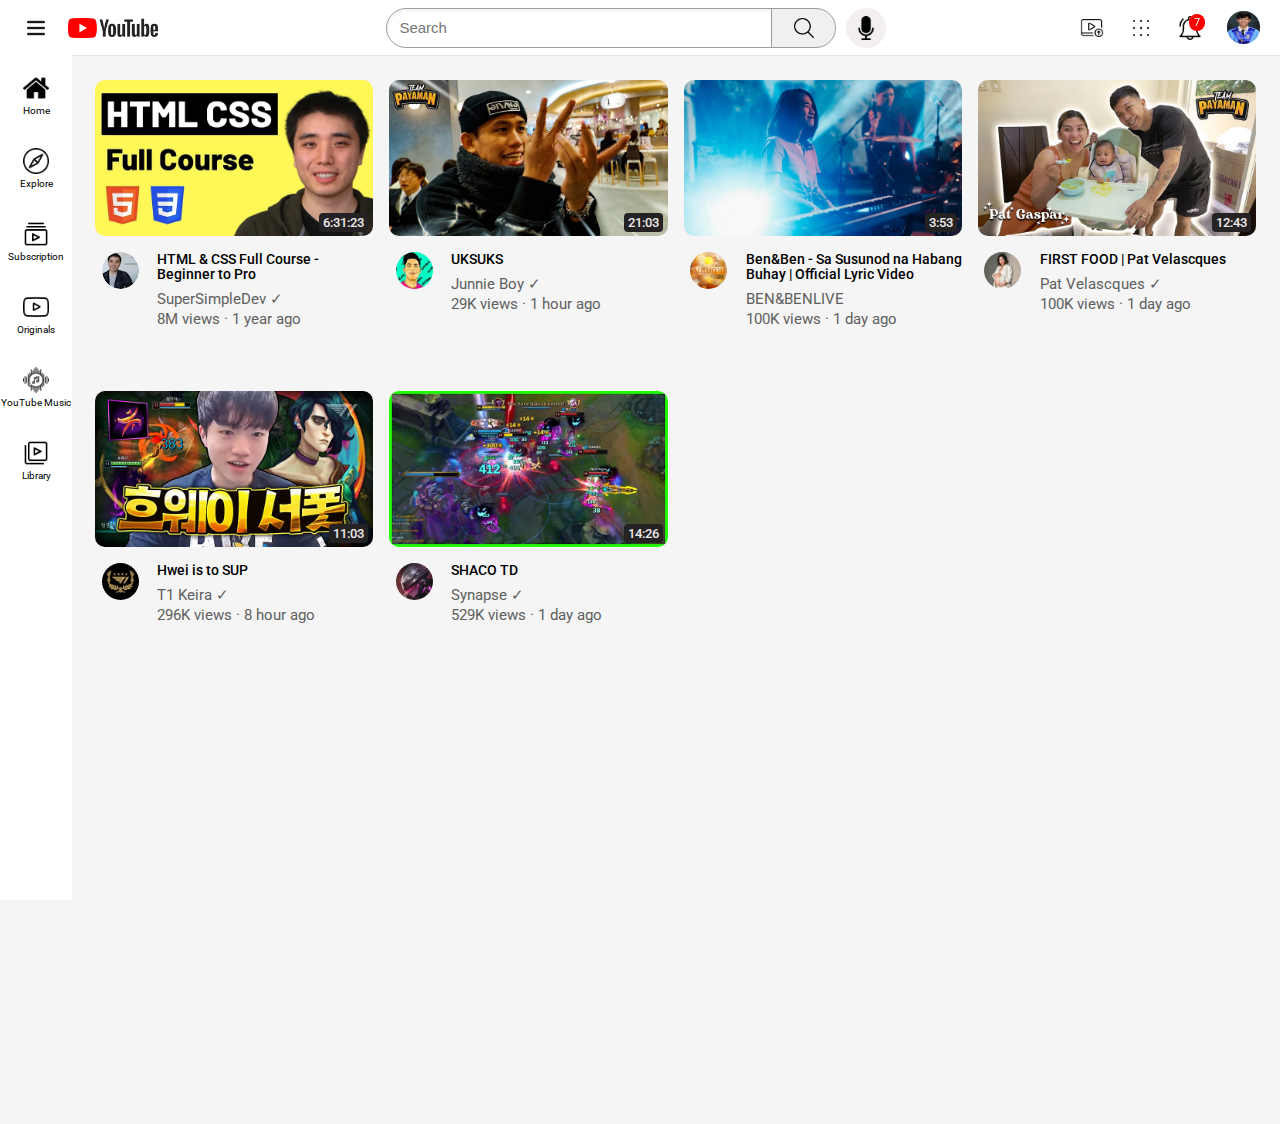
<file: index.html>
<!DOCTYPE html>
<html lang="en">
<head>
  <meta charset="UTF-8">
  <meta name="viewport" content="width=device-width, initial-scale=1.0">
  <title>Youtube</title>
  <link rel="preconnect" href="https://fonts.googleapis.com">
  <link rel="preconnect" href="https://fonts.gstatic.com" crossorigin>
  <link href="https://fonts.googleapis.com/css2?family=Roboto:wght@400;500;700&display=swap" rel="stylesheet">
  <link rel="stylesheet"  href="styles/general.css">
  <link rel="stylesheet"  href="styles/header.css">
  <link rel="stylesheet"  href="styles/video.css">
  <link rel="stylesheet"  href="styles/sidebar.css">


</head>


<!---hEADER-->
<body>
  <header class="header">
    <div class="left-section">
      <img class="menu" src="icons-img/menu.png">
      <img class="youtube-logo" src="icons-img/YouTube_Logo_2017.svg.png"></div>

    <div class="middle-section">
      <input class="search"type="text" placeholder="Search">
      <button class="search-button"> 
        <img class="search-icon" 
        src="icons-img/search-interface-symbol.png">
        <div class="tooltip">Search</div>
      </button>

      <button class="mic-button">
        <img class="mic-icon" src="icons-img/mic.png">
        <div class="tooltip">Search with your voice</div>
      </button>
    </div>

    <div class="right-section">
      <div class="upload-icon-container">
        <img class="upload-icon" src="icons-img/upload.png">
         <div class="tooltip">Create</div>
      </div>
      <div class="menu-icon-container"> 
        <img class="youtube-icon" src="icons-img/menu2.png">
        <div class="tooltip">Menu</div>
      </div>
     
      <div class="notification-container">
        <img class="notification-icon" src="icons-img/notification.png">
        <div class="tooltip">Notification</div>
      <div class="notifications-count">7
      </div>
      </div>
      
      <div class="user-icon-container">
        <img class="user-icon" src="ytimg/profilepic.jpg">
        <div class="tooltip">Profile</div>
      </div>
      

    </div>
  </header>

  <!---SIDEBAR-->
  <nav class="sidebar">

    <div class="sidebar-icons">
      <img src="icons-img/home2legit.png">
      <div>Home</div>
    </div>

    <div class="sidebar-icons">
      <img src="icons-img/direction.png">
      <div>Explore</div>
    </div>

    <div class="sidebar-icons">
      <img src="icons-img/subscribe.png">
      <div>Subscription</div>
    </div>

    <div class="sidebar-icons">
      <img src="icons-img/youtube.png">
      <div>Originals</div>
    </div>

    <div class="sidebar-icons">
      <img src="icons-img/music.png">
      <div>YouTube Music</div>
    </div>

    <div class="sidebar-icons">
      <img src="icons-img/library.png">
      <div>Library</div>
    </div>

  </nav>
  

  <!----whole div1------>
  <main>
    <section class="vid-grid">
      <div class="vidOne"> 
  
        <!----div of thumbnail------>
         <div class="thumbnail-row">    
          <a href="https://www.youtube.com/watch?v=G3e-cpL7ofc&t=1074s" target="_self">
            <img class="thumbnail" src="ytimg/hq720.webp">
          </a>
         <div class="video-time">6:31:23</div>
        </div>
         <!----end-div of thumbnail------>
     
           <!----start-div under-thumbnail------>
         <div class="profile-info">
           <!---end-div inside the text-->
     
           <!--div of profile-->
          <div class="channel-img"> 
            <div class="profile-pic-container">
              <a href="https://www.youtube.com/@SuperSimpleDev">
                <img class="profile-pic" src="ytimg/unnamed.jpg">
                <div class="profile-tooltip">SuperSimpleDev 
                </div>
              </a>
            </div>
           
           </div> 
           <!--div of profile-->
     
           <!--div of profile-text-->
           <div class="info">
             <p class="title"> HTML & CSS Full Course - Beginner to Pro </p>
         
             <p class="name"> SuperSimpleDev  &#x2713; </p>
         
             <p class="stats"> 8M views &#183; 1 year ago </p>
     
           
           </div>
           <!--div of profile-text-->
         </div>
         <!---div inside the text-->
       </div>
       <!----whole div1------>
     
     
     
     
       <div class="vidOne"> 
     
         <div class="thumbnail-row">
          <a href="https://www.youtube.com/watch?v=pg1i3krUuGI" target="_self">
            <img class="thumbnail"src="ytimg/hq7203.webp">
          </a>
         
         <div class="video-time">21:03</div>
         </div>
     
     
         <div class="profile-info">
           <div class="channel-img"> 
            <div class="profile-pic-container"> 
              <img class="profile-pic" src="ytimg/unnamed (1).jpg">
              <div class="profile-tooltip">Junnie Boy</div>
            </div>
            
           </div>
     
           <div class="info">  
              <p class="title"> UKSUKS  </p>
         
             <p class="name"> Junnie Boy &#x2713; </p>
         
              <p class="stats">  29K views &#183; 1 hour ago </p>
     
           </div>
         </div>
       </div>
       
       
     
       <div class="vidOne"> 
     
         <div class="thumbnail-row">
          <a href="https://www.youtube.com/watch?v=yB2J6kXxJIY" target="_self">
            <img class="thumbnail"src="ytimg/benben.webp">
          </a>
         
         <div class="video-time">3:53</div>
         </div>
     
     
         <div class="profile-info">
           <div class="channel-img"> 
            <div class="profile-pic-container"> 
              <img class="profile-pic" src="ytimg/ben.jpg">
              <div class="profile-tooltip">BEN&BENLIVE</div>
            </div>
           </div>
     
           <div class="info">  
              <p class="title">Ben&Ben - Sa Susunod na Habang Buhay | Official Lyric Video  </p>
         
             <p class="name"> BEN&BENLIVE </p>
         
              <p class="stats">  100K views &#183; 1 day ago </p>
     
           </div>
         </div>
       </div>
     
  
  
       
       <div class="vidOne"> 
     
         <div class="thumbnail-row">
          <a href="https://www.youtube.com/watch?v=2yZ4RpWH258" target="_self">
            <img class="thumbnail"src="ytimg/pat.webp">
          </a>
         
         <div class="video-time">12:43</div>
         </div>
     
     
         <div class="profile-info">
           <div class="channel-img"> 
            <div class="profile-pic-container"> 
              <img class="profile-pic" src="ytimg/Pat.jpg">
              <div class="profile-tooltip">Pat Velascques</div>
            </div>
              
           </div>
     
           <div class="info">  
              <p class="title"> FIRST FOOD | Pat Velascques  </p>
         
             <p class="name"> Pat Velascques &#x2713; </p>
         
              <p class="stats">  100K views &#183; 1 day ago </p>
     
           </div>
         </div>
       </div>
     
       
       <div class="vidOne"> 
     
         <div class="thumbnail-row">
          <a href="https://www.youtube.com/watch?v=3H_45qTAjag" target="_self">
            <img class="thumbnail"src="ytimg/stkt1.webp">
          </a>
         
         <div class="video-time">11:03</div>
         </div>
     
     
         <div class="profile-info">
           <div class="channel-img">
            <div class="profile-pic-container"> 
              <img class="profile-pic" src="ytimg/t1.jpg">
              <div class="profile-tooltip">T1 Keira</div>
            </div> 
             
           </div>
     
           <div class="info">  
              <p class="title"> Hwei is to SUP </p>
         
             <p class="name"> T1 Keira &#x2713; </p>
         
              <p class="stats">  296K views &#183; 8 hour ago </p>
     
           </div>
         </div>
       </div>
     
       
       <div class="vidOne"> 
     
         <div class="thumbnail-row">
          <a href="https://www.youtube.com/watch?v=CWKc5H0zTXc&t=2s" target="_self"> 
            <img class="thumbnail"src="ytimg/synapss.webp">
          </a>
        
         <div class="video-time">14:26</div>
         </div>
     
     
         <div class="profile-info">
           <div class="channel-img"> 
            <div class="profile-pic-container"> 
              <img class="profile-pic" src="ytimg/synaps.jpg">
              <div class="profile-tooltip">Synapse </div>
            </div>
             
           </div>
     
           <div class="info">  
              <p class="title"> SHACO TD  </p>
         
             <p class="name">Synapse &#x2713; </p>
         
              <p class="stats">  529K views &#183; 1 day ago </p>
     
           </div>
         </div>
       </div>
    </section>
  </main>
</body>
</html>
</file>
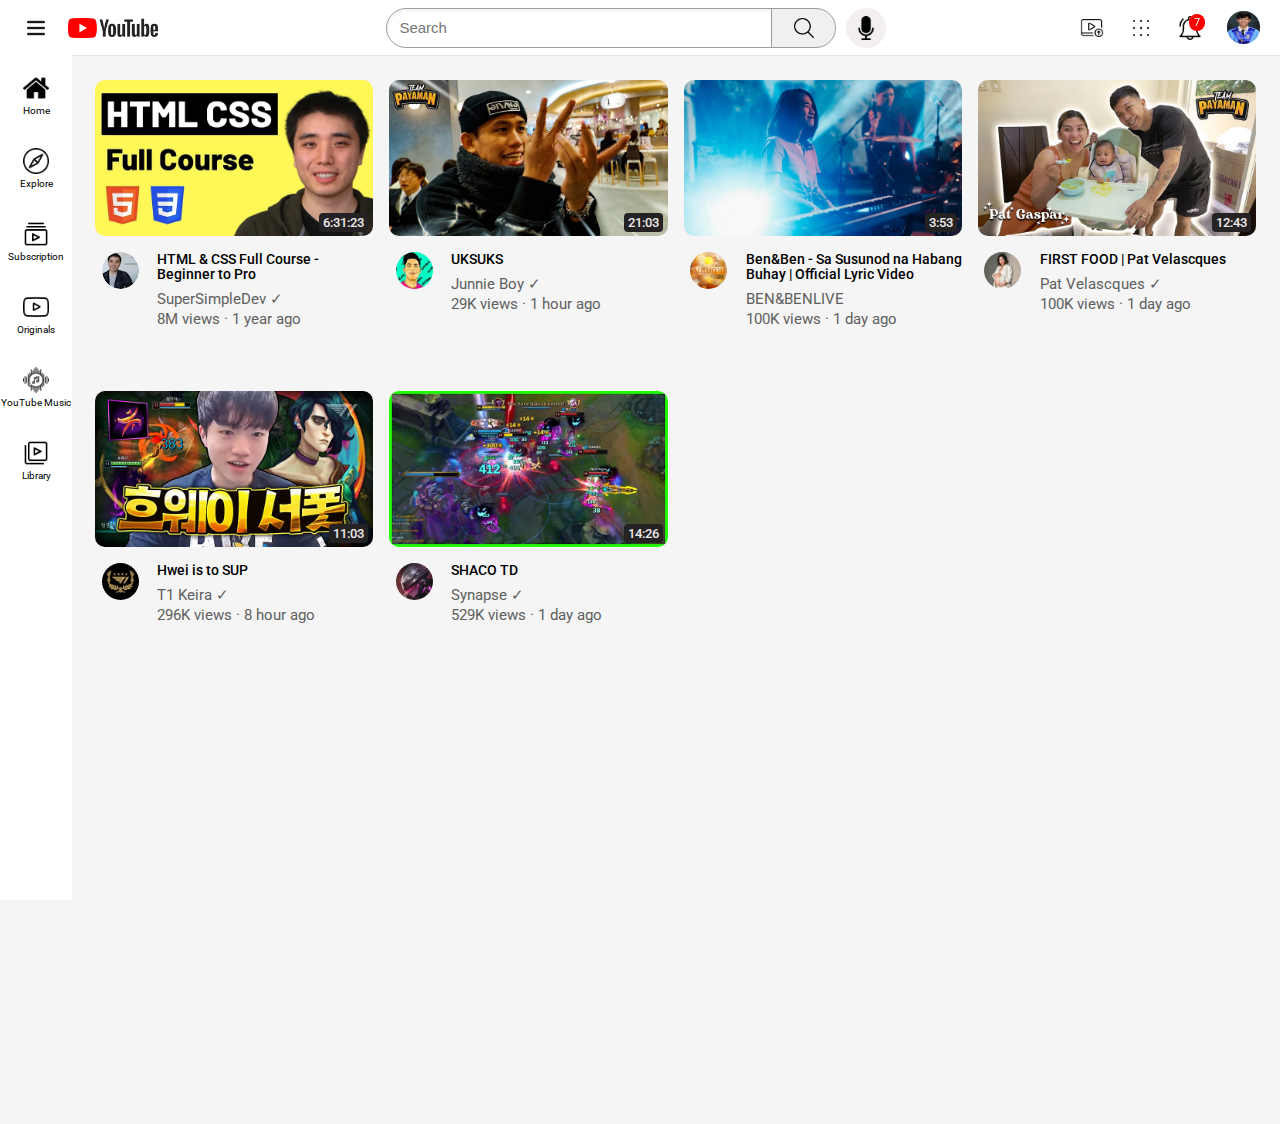
<file: youtube.html>
<!DOCTYPE html>
<html lang="en">
<head>
  <meta charset="UTF-8">
  <meta name="viewport" content="width=device-width, initial-scale=1.0">
  <title>Youtube</title>
  <link rel="preconnect" href="https://fonts.googleapis.com">
  <link rel="preconnect" href="https://fonts.gstatic.com" crossorigin>
  <link href="https://fonts.googleapis.com/css2?family=Roboto:wght@400;500;700&display=swap" rel="stylesheet">
  <link rel="stylesheet"  href="styles/general.css">
  <link rel="stylesheet"  href="styles/header.css">
  <link rel="stylesheet"  href="styles/video.css">
  <link rel="stylesheet"  href="styles/sidebar.css">


</head>


<!---hEADER-->
<body>
  <header class="header">
    <div class="left-section">
      <img class="menu" src="icons-img/menu.png">
      <img class="youtube-logo" src="icons-img/YouTube_Logo_2017.svg.png"></div>

    <div class="middle-section">
      <input class="search"type="text" placeholder="Search">
      <button class="search-button"> 
        <img class="search-icon" 
        src="icons-img/search-interface-symbol.png">
        <div class="tooltip">Search</div>
      </button>

      <button class="mic-button">
        <img class="mic-icon" src="icons-img/mic.png">
        <div class="tooltip">Search with your voice</div>
      </button>
    </div>

    <div class="right-section">
      <div class="upload-icon-container">
        <img class="upload-icon" src="icons-img/upload.png">
         <div class="tooltip">Create</div>
      </div>
      <div class="menu-icon-container"> 
        <img class="youtube-icon" src="icons-img/menu2.png">
        <div class="tooltip">Menu</div>
      </div>
     
      <div class="notification-container">
        <img class="notification-icon" src="icons-img/notification.png">
        <div class="tooltip">Notification</div>
      <div class="notifications-count">7
      </div>
      </div>
      
      <div class="user-icon-container">
        <img class="user-icon" src="ytimg/profilepic.jpg">
        <div class="tooltip">Profile</div>
      </div>
      

    </div>
  </header>

  <!---SIDEBAR-->
  <nav class="sidebar">

    <div class="sidebar-icons">
      <img src="icons-img/home2legit.png">
      <div>Home</div>
    </div>

    <div class="sidebar-icons">
      <img src="icons-img/direction.png">
      <div>Explore</div>
    </div>

    <div class="sidebar-icons">
      <img src="icons-img/subscribe.png">
      <div>Subscription</div>
    </div>

    <div class="sidebar-icons">
      <img src="icons-img/youtube.png">
      <div>Originals</div>
    </div>

    <div class="sidebar-icons">
      <img src="icons-img/music.png">
      <div>YouTube Music</div>
    </div>

    <div class="sidebar-icons">
      <img src="icons-img/library.png">
      <div>Library</div>
    </div>

  </nav>
  

  <!----whole div1------>
  <main>
    <section class="vid-grid">
      <div class="vidOne"> 
  
        <!----div of thumbnail------>
         <div class="thumbnail-row">    
          <a href="https://www.youtube.com/watch?v=G3e-cpL7ofc&t=1074s" target="_self">
            <img class="thumbnail" src="ytimg/hq720.webp">
          </a>
         <div class="video-time">6:31:23</div>
        </div>
         <!----end-div of thumbnail------>
     
           <!----start-div under-thumbnail------>
         <div class="profile-info">
           <!---end-div inside the text-->
     
           <!--div of profile-->
          <div class="channel-img"> 
            <div class="profile-pic-container">
              <a href="https://www.youtube.com/@SuperSimpleDev">
                <img class="profile-pic" src="ytimg/unnamed.jpg">
                <div class="profile-tooltip">SuperSimpleDev 
                </div>
              </a>
            </div>
           
           </div> 
           <!--div of profile-->
     
           <!--div of profile-text-->
           <div class="info">
             <p class="title"> HTML & CSS Full Course - Beginner to Pro </p>
         
             <p class="name"> SuperSimpleDev  &#x2713; </p>
         
             <p class="stats"> 8M views &#183; 1 year ago </p>
     
           
           </div>
           <!--div of profile-text-->
         </div>
         <!---div inside the text-->
       </div>
       <!----whole div1------>
     
     
     
     
       <div class="vidOne"> 
     
         <div class="thumbnail-row">
          <a href="https://www.youtube.com/watch?v=pg1i3krUuGI" target="_self">
            <img class="thumbnail"src="ytimg/hq7203.webp">
          </a>
         
         <div class="video-time">21:03</div>
         </div>
     
     
         <div class="profile-info">
           <div class="channel-img"> 
            <div class="profile-pic-container"> 
              <img class="profile-pic" src="ytimg/unnamed (1).jpg">
              <div class="profile-tooltip">Junnie Boy</div>
            </div>
            
           </div>
     
           <div class="info">  
              <p class="title"> UKSUKS  </p>
         
             <p class="name"> Junnie Boy &#x2713; </p>
         
              <p class="stats">  29K views &#183; 1 hour ago </p>
     
           </div>
         </div>
       </div>
       
       
     
       <div class="vidOne"> 
     
         <div class="thumbnail-row">
          <a href="https://www.youtube.com/watch?v=yB2J6kXxJIY" target="_self">
            <img class="thumbnail"src="ytimg/benben.webp">
          </a>
         
         <div class="video-time">3:53</div>
         </div>
     
     
         <div class="profile-info">
           <div class="channel-img"> 
            <div class="profile-pic-container"> 
              <img class="profile-pic" src="ytimg/ben.jpg">
              <div class="profile-tooltip">BEN&BENLIVE</div>
            </div>
           </div>
     
           <div class="info">  
              <p class="title">Ben&Ben - Sa Susunod na Habang Buhay | Official Lyric Video  </p>
         
             <p class="name"> BEN&BENLIVE </p>
         
              <p class="stats">  100K views &#183; 1 day ago </p>
     
           </div>
         </div>
       </div>
     
  
  
       
       <div class="vidOne"> 
     
         <div class="thumbnail-row">
          <a href="https://www.youtube.com/watch?v=2yZ4RpWH258" target="_self">
            <img class="thumbnail"src="ytimg/pat.webp">
          </a>
         
         <div class="video-time">12:43</div>
         </div>
     
     
         <div class="profile-info">
           <div class="channel-img"> 
            <div class="profile-pic-container"> 
              <img class="profile-pic" src="ytimg/Pat.jpg">
              <div class="profile-tooltip">Pat Velascques</div>
            </div>
              
           </div>
     
           <div class="info">  
              <p class="title"> FIRST FOOD | Pat Velascques  </p>
         
             <p class="name"> Pat Velascques &#x2713; </p>
         
              <p class="stats">  100K views &#183; 1 day ago </p>
     
           </div>
         </div>
       </div>
     
       
       <div class="vidOne"> 
     
         <div class="thumbnail-row">
          <a href="https://www.youtube.com/watch?v=3H_45qTAjag" target="_self">
            <img class="thumbnail"src="ytimg/stkt1.webp">
          </a>
         
         <div class="video-time">11:03</div>
         </div>
     
     
         <div class="profile-info">
           <div class="channel-img">
            <div class="profile-pic-container"> 
              <img class="profile-pic" src="ytimg/t1.jpg">
              <div class="profile-tooltip">T1 Keira</div>
            </div> 
             
           </div>
     
           <div class="info">  
              <p class="title"> Hwei is to SUP </p>
         
             <p class="name"> T1 Keira &#x2713; </p>
         
              <p class="stats">  296K views &#183; 8 hour ago </p>
     
           </div>
         </div>
       </div>
     
       
       <div class="vidOne"> 
     
         <div class="thumbnail-row">
          <a href="https://www.youtube.com/watch?v=CWKc5H0zTXc&t=2s" target="_self"> 
            <img class="thumbnail"src="ytimg/synapss.webp">
          </a>
        
         <div class="video-time">14:26</div>
         </div>
     
     
         <div class="profile-info">
           <div class="channel-img"> 
            <div class="profile-pic-container"> 
              <img class="profile-pic" src="ytimg/synaps.jpg">
              <div class="profile-tooltip">Synapse </div>
            </div>
             
           </div>
     
           <div class="info">  
              <p class="title"> SHACO TD  </p>
         
             <p class="name">Synapse &#x2713; </p>
         
              <p class="stats">  529K views &#183; 1 day ago </p>
     
           </div>
         </div>
       </div>
    </section>
  </main>
</body>
</html>
</file>
<file: styles/general.css>
body{
  margin: 0;
  padding: 80px 24px 500px 95px;
  background-color: rgb(245, 245, 245);
  font-family: Roboto, Arial;
}

p{
  font-family: Roboto, Arial;
  margin-top: 0;
  margin-bottom: 0;
  
}
</file>
<file: styles/header.css>
.header{
  z-index: 100;
  height: 55px;
  display: flex;
  flex-direction: row ;
  justify-content: space-between;
  position: fixed;
  top: 0;
  left: 0;
  right: 0;
  background-color: white;
  border-bottom-width: 1px;
  border-bottom-style: solid;
  border-bottom-color: rgb(230, 228, 228);
}

.left-section{
  display: flex;
  align-items: center;
}
.menu{
  height: 24px;
  margin-left: 24px;
  margin-right: 20px;
}
.youtube-logo{
  height: 20px;
}


.middle-section{
  flex: 1;
  margin-left: 70px;
  margin-right: 35px; 
  max-width: 500px;
  display: flex;
  align-items: center;
}
.search::placeholder{
  font-size: 15px;
}

.search{
  flex: 1;
  height: 36px;
  padding-left: 12px;
  font-size: 15px;
  border: 1px solid rgb(163, 154, 154);
  border-top-left-radius: 36px;
  border-bottom-left-radius: 36px;
  width: 0;
  box-shadow: inset 1px 2px 2px rgba(0,0,0,0.05);
}
.search-button{
  height: 40px;
  width: 65px;
  background-color: rgb(241, 240, 240);
  border-width: 1px;
  border-style: solid;
  border-color: rgb(163, 154, 154);
  margin-left: -1px;
  margin-right: 10px;
  border-top-right-radius: 36px;
  border-bottom-right-radius: 36px;

}
.search-button,
.mic-button,
.upload-icon-container,
.menu-icon-container,
.notification-container,
.user-icon-container{
  display: flex;
  justify-content: center;
  align-items: center;
  position: relative; 
}

.search-button .tooltip,
.mic-button .tooltip,
.upload-icon-container .tooltip,
.menu-icon-container .tooltip,
.notification-container .tooltip,
.user-icon-container .tooltip
{
  position: absolute;
  background-color: gray;
  color: white;
  padding: 9px 8px 9px 8px;
  border-radius: 5px;
  font-size: 12px;
  bottom: -34px;
  opacity: 0;
  pointer-events: none;
  white-space: nowrap;
  
}

.search-button:hover .tooltip,
.mic-button:hover .tooltip,
.upload-icon-container:hover .tooltip,
.menu-icon-container:hover .tooltip,
.notification-container:hover .tooltip,
.user-icon-container:hover .tooltip{
  opacity: 1; transition: 0.2s;
}

.search-icon{
  height: 20px;

}

.mic-button{
  height: 40px;
  width: 40px;
  border: none;
  border-radius: 20px;
  background-color: rgb(243, 239, 239);
}
.mic-icon{
  height: 24px;
}


.right-section{
  width: 180px;
  display: flex;
  align-items: center;
  justify-content: space-between;
  margin-right: 20px;
  flex-shrink: 0;
}

.upload-icon{
  height: 24px;
}

.youtube-icon{
  height: 24px;
}

.notification-icon{
  height: 24px;
}


.notifications-count{
  position: absolute;
  top: -2px;
  right: -3px;
  background-color: red;
  color: white;
  font-size: 11px;
  padding: 2px 5px 2px 5px;
  border-radius: 10px;
}
.user-icon{
  height: 33px;
  width: 33px;
  border-radius: 16px;
}
</file>
<file: styles/video.css>
.thumbnail{
      width: 100%;
      object-fit: contain;
      border: none;
      border-radius: 10px;
      cursor: pointer;
    }
    .thumbnail:hover{
      border-radius: 0;
      transition: 0.3s;
    }

    .title{
      margin-top: 0;
      font-size: 14px;
      font-weight: 500;
      line-height: 15px;
      margin-bottom: 8px;
    }

    .info{
      margin-left: 12px;
    }
    .name, .stats{
      font-size: 15px;
      color: rgb(96, 96, 96);
    }
    .stats{
      margin-top: 2px;
    }


    .thumbnail-row{
      margin-bottom: 12px;
      position: relative;
    }

    .profile-info{
      display: grid;
      grid-template-columns: 50px 1fr;
    }
    
    .profile-pic{
      width: 37px;
      border-radius: 50px;
      cursor: pointer; transition: 0.15s;
    }
    
    .vid-grid{
      display: grid;
      grid-template-columns: 1fr 1fr 1fr;
      column-gap: 16px;
      row-gap: 63px;
    }

    @media (max-width: 750px) {
      .vid-grid{
        grid-template-columns: 1fr 1fr;
      }


    @media(min-width: 751px) and (max-width: 999px){
      .vid-grid{
        grid-template-columns: 1fr 1fr 1fr;
      }
    } 

    }
    @media (min-width: 1000px){
      .vid-grid{
        grid-template-columns: 1fr 1fr 1fr 1fr;
      }
    }

    .video-time{
      background-color: rgb(36, 34, 34);
      color: rgb(238, 234, 234);
      position: absolute;
      bottom: 8px;
      right: 5px;
      padding: 2px 4px 2px 4px;
      border-radius: 4px;
      font-size: smaller;font-family: Roboto; font-weight: 500;
    } 

    .profile-pic-container{
      display: flex;
      justify-content: center;
      align-items: center;
      position: relative; 
  }
    
  .profile-pic-container .profile-tooltip{
      position: absolute;
      background-color: gray;
      color: white;
      padding: 7px 8px 7px 8px;
      font-size: 12px;
      font-family: Roboto, Arial;
      bottom: -30px;
      left: 20px;
      opacity: 0;
      border-radius: 1px;
      border-width: 0.5px;
      border-style: solid;
      border-color: rgb(66, 65, 65);
      pointer-events: none;
      white-space: nowrap;
  }

  .profile-pic-container:hover .profile-tooltip{
      opacity: 1; transition: 0.2s;
  }
</file>
<file: styles/sidebar.css>
.sidebar{
  position: fixed;
  left: 0;
  bottom: 0;
  top: 55px;
  background-color: white;
  width: 72px;
  z-index: 101;
  padding-top: 4px;
}
.sidebar-icons{
  height: 73px;
  display: flex;
  justify-content: center;
  align-items: center;
  flex-direction: column;
  cursor: pointer; transition: 0.15s;
}
.sidebar-icons:hover{
  background-color: lightgray; transition: 0.3s;
}

.sidebar-icons img{
  height: 26px;
  margin-bottom: 4px;
}

.sidebar-icons div{
  font-size: 10px;
}
</file>
